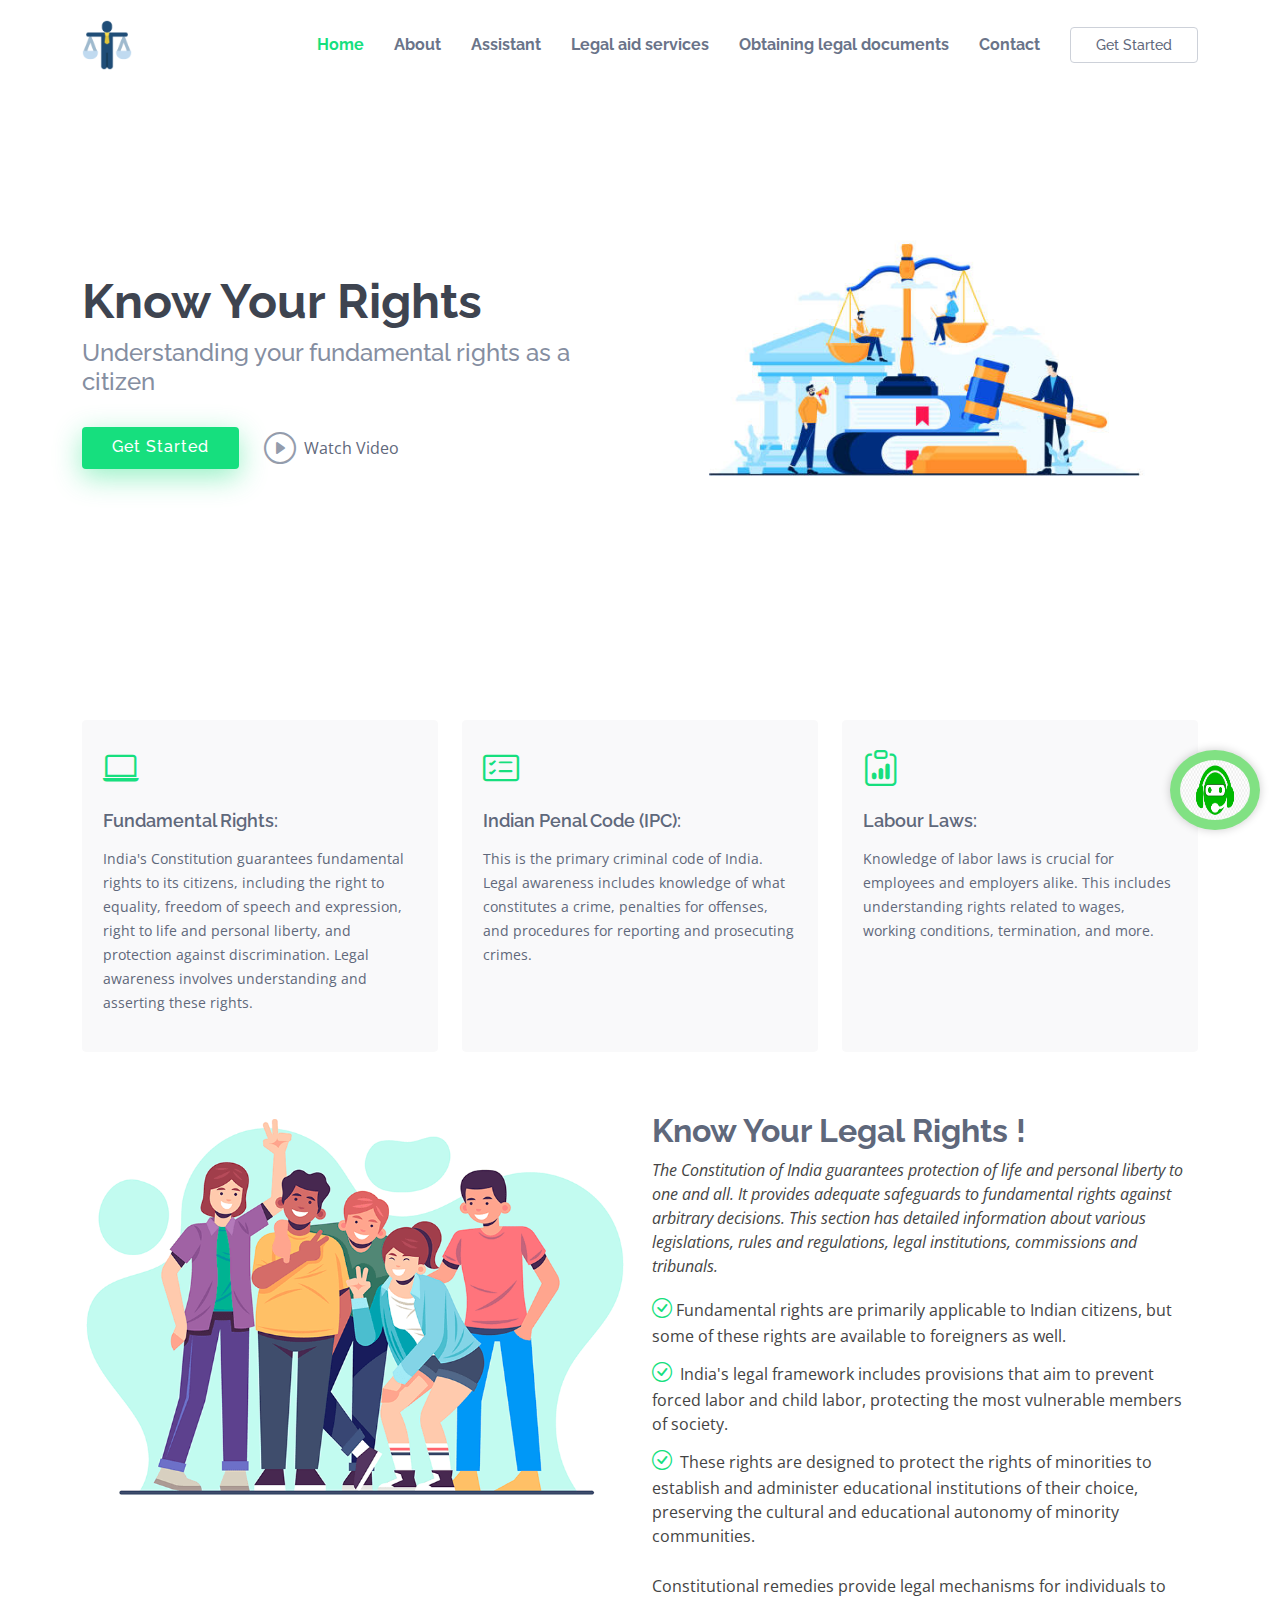
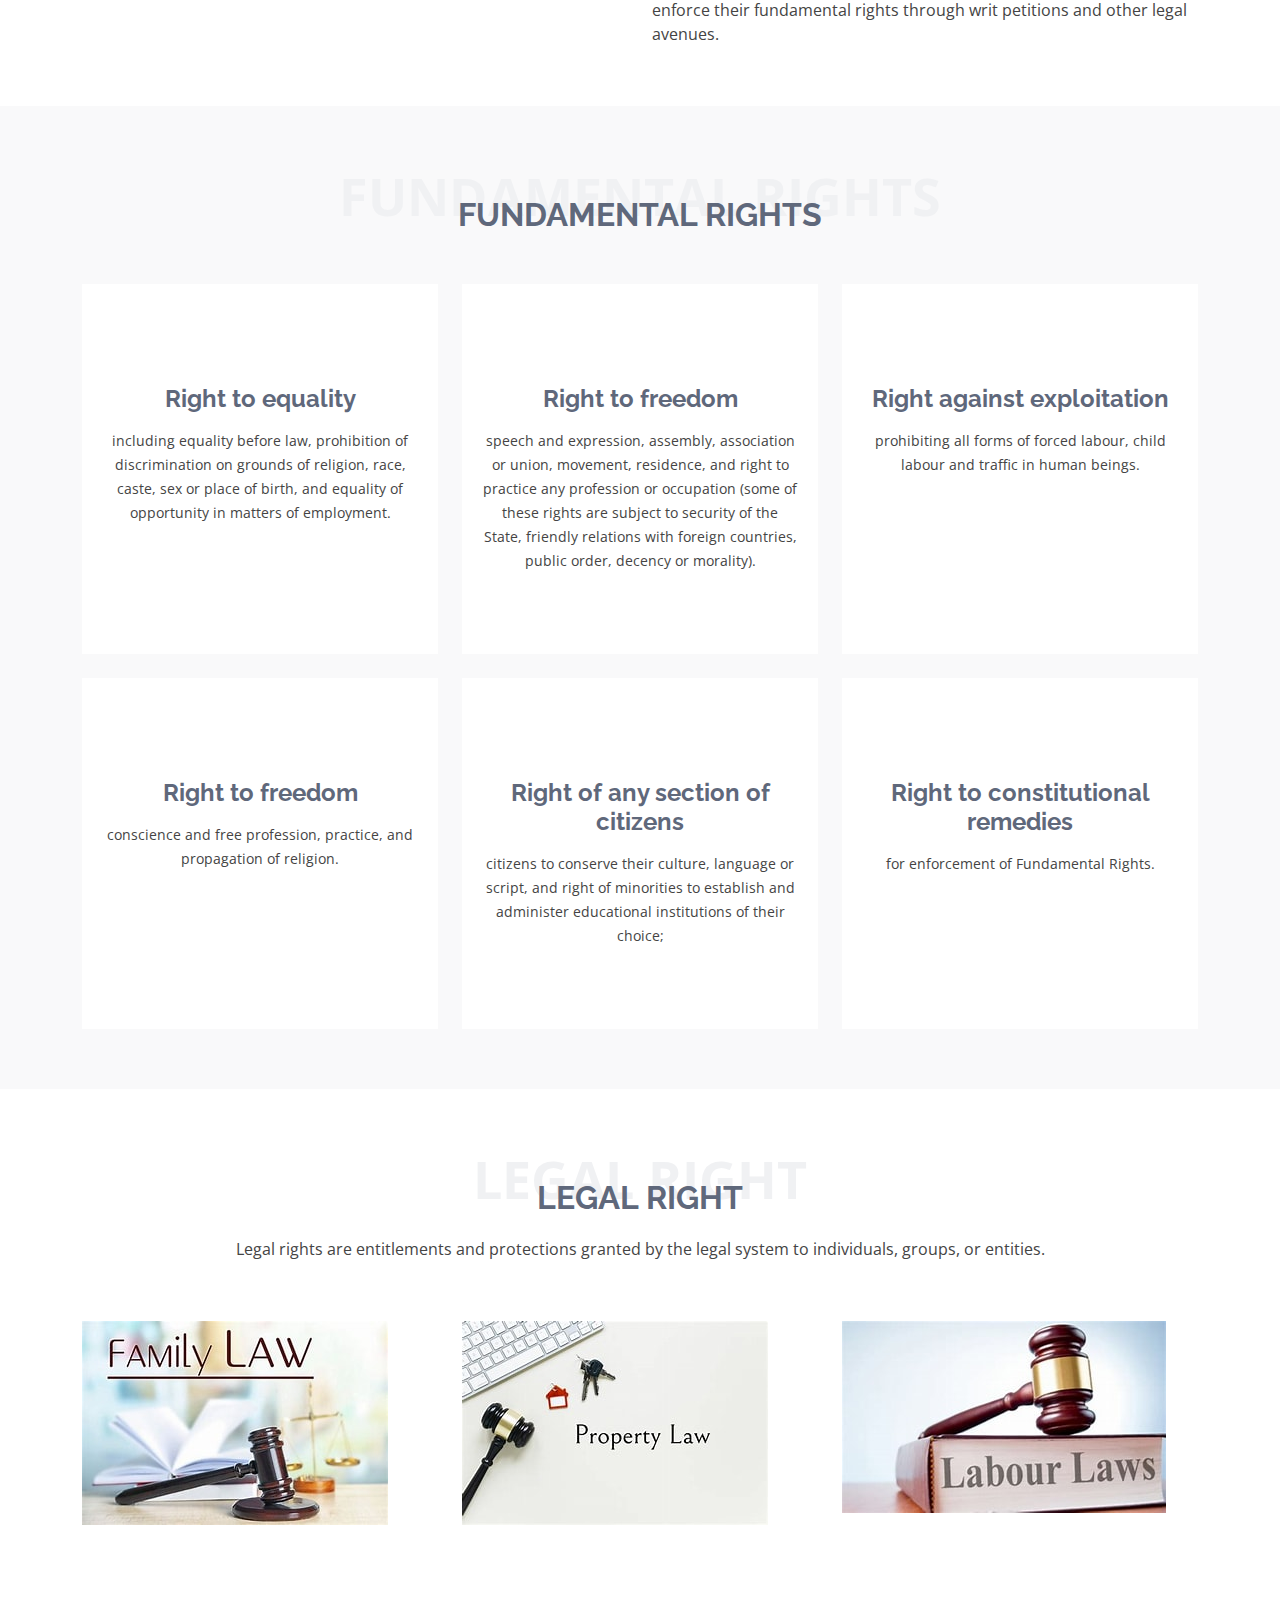
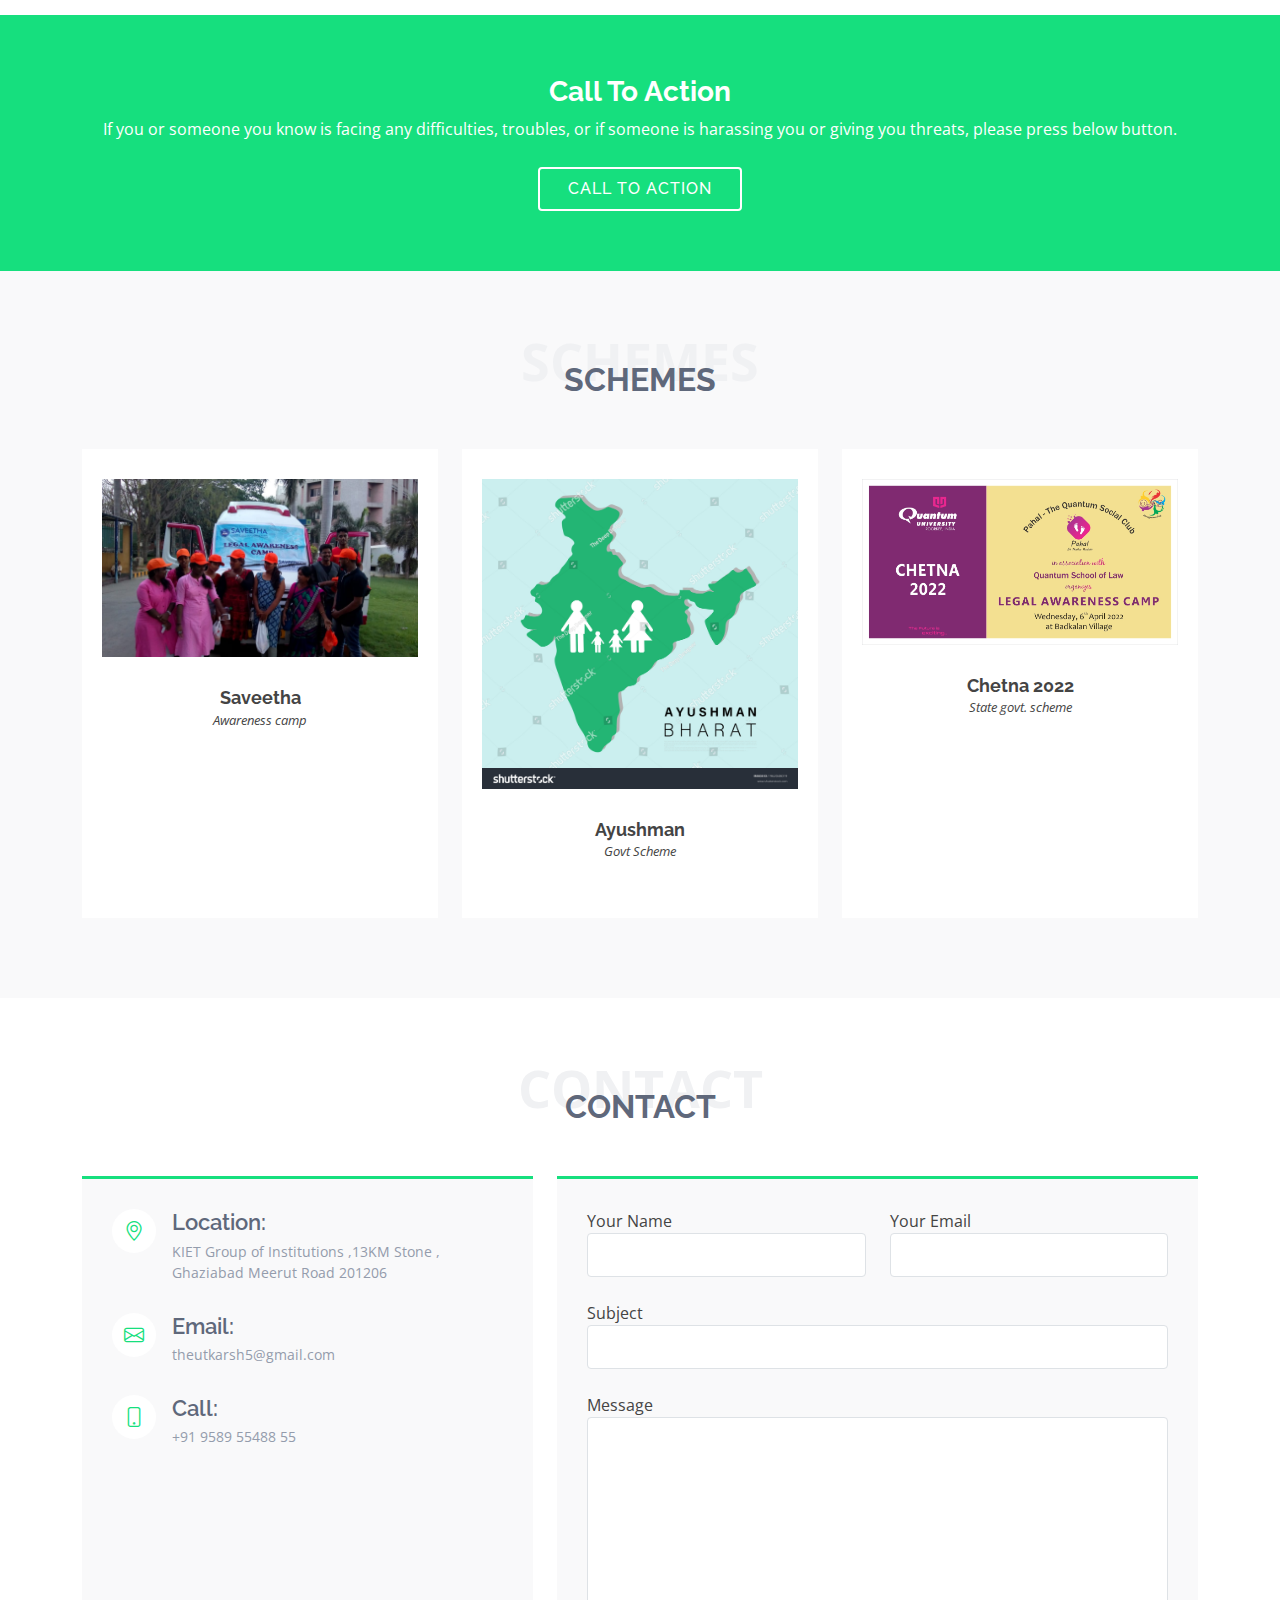
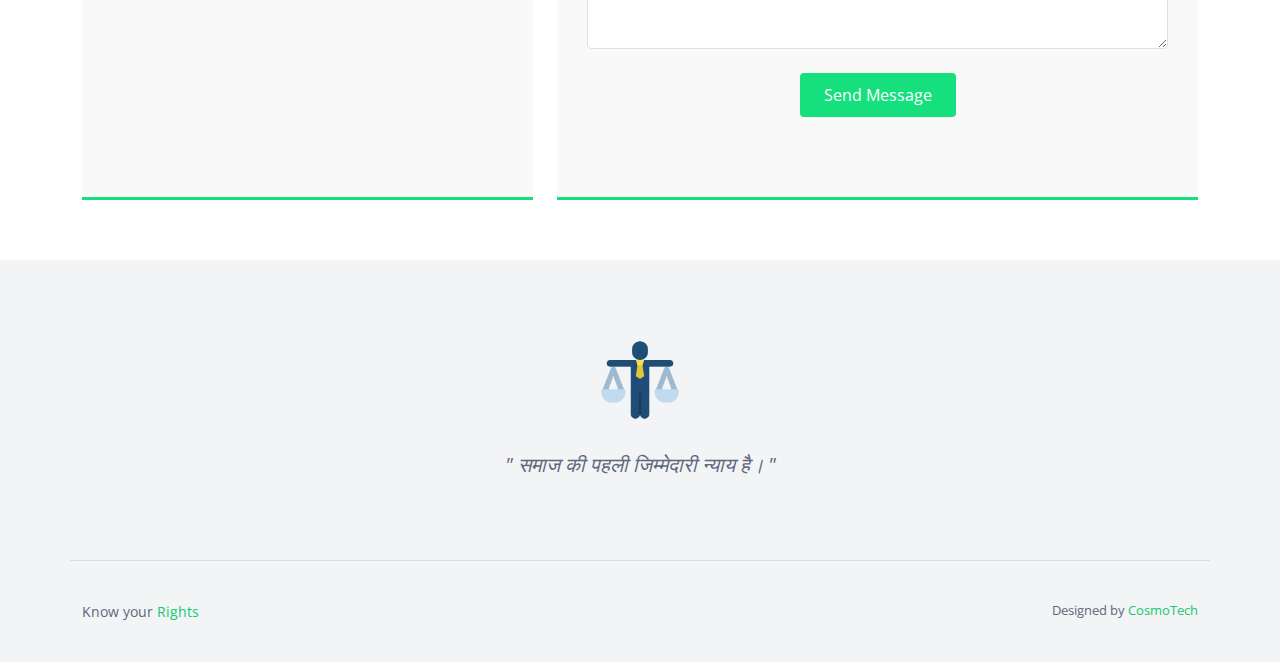
<file: index.html>
<!DOCTYPE html>
<html lang="en">

<head>
  <meta charset="utf-8">
  <meta content="width=device-width, initial-scale=1.0" name="viewport">

  <title>Nayaya Suchak</title>
  <meta content="" name="description">
  <meta content="" name="keywords">

  <!-- Favicons -->
  <link href="assets/img/legal_rights.png" rel="icon">
  <link href="assets/img/legal_rights.png" rel="apple-touch-icon">

  <!-- Google Fonts -->
  <link
    href="https://fonts.googleapis.com/css?family=Open+Sans:300,300i,400,400i,600,600i,700,700i|Raleway:300,300i,400,400i,500,500i,600,600i,700,700i|Poppins:300,300i,400,400i,500,500i,600,600i,700,700i"
    rel="stylesheet">

  <!-- Vendor CSS Files -->
  <link href="assets/vendor/bootstrap/css/bootstrap.min.css" rel="stylesheet">
  <link href="assets/vendor/bootstrap-icons/bootstrap-icons.css" rel="stylesheet">
  <link href="assets/vendor/boxicons/css/boxicons.min.css" rel="stylesheet">
  <link href="assets/vendor/glightbox/css/glightbox.min.css" rel="stylesheet">
  <link href="assets/vendor/swiper/swiper-bundle.min.css" rel="stylesheet">

  <!-- Template Main CSS File -->
  <link href="assets/css/style.css" rel="stylesheet">


</head>

<body>

  <!-- ======= Header ======= -->
  <header id="header" class="fixed-top">
    <div class="container d-flex align-items-center justify-content-between">

      <!-- <h1 class="logo"><a href="index.html">NaYaYa</a></h1> -->
      <img class="leagal" src="./assets/img/legal_rights.png" alt="loading">
      <!-- Uncomment below if you prefer to use an image logo -->
      <!-- <a href="index.html" class="logo"><img src="assets/img/logo.png" alt="" class="img-fluid"></a>-->

      <nav id="navbar" class="navbar">
        <ul>
          <li><a class="nav-link scrollto active" href="#hero">Home</a></li>
          <li><a class="nav-link scrollto" href="#about">About</a></li>
          <li><a class="nav-link scrollto" href="#">Assistant</a></li>
          <li><a class="nav-link scrollto " href="#">Legal aid services</a></li>
          <li><a class="nav-link scrollto" href="#">Obtaining legal documents</a></li>
         
          <li><a class="nav-link scrollto" href="#contact">Contact</a></li>
          <li><a class="getstarted scrollto" href="#about">Get Started</a></li>
        </ul>
        <i class="bi bi-list mobile-nav-toggle"></i>
      </nav><!-- .navbar -->

    </div>
  </header><!-- End Header -->

  <!-- ======= Hero Section ======= -->
  <section id="hero" class="d-flex align-items-center">

    <div class="container">
      <div class="row">
        <div class="col-lg-6 pt-5 pt-lg-0 order-2 order-lg-1 d-flex flex-column justify-content-center">
          <h1>Know Your Rights</h1>
          <h2>Understanding your fundamental rights as a citizen</h2>
          <div class="d-flex">
            <a href="#about" class="btn-get-started scrollto">Get Started</a>
            <a href="https://youtu.be/WIllOGnteFQ" class="glightbox btn-watch-video"><i
                class="bi bi-play-circle"></i><span>Watch Video</span></a>
          </div>
        </div>
        <div class="col-lg-6 order-1 order-lg-2 hero-img">
          <img src="assets/img/home2.jpg" class="img-fluid animated" alt="">
        </div>
      </div>
    </div>

  </section><!-- End Hero -->

  <main id="main">

    <!-- ======= Featured Services Section ======= -->
    <section id="featured-services" class="featured-services">
      <div class="container">

        <div class="row">
          <div class="col-lg-4 col-md-6">
            <div class="icon-box">
              <div class="icon"><i class="bi bi-laptop"> </i></div>
              <h4 class="title"><a href=""> Fundamental Rights:</a></h4>
              <p class="description"> India's Constitution guarantees fundamental rights to its citizens, including the
                right to equality, freedom of speech and expression, right to life and personal liberty, and protection
                against discrimination. Legal awareness involves understanding and asserting these rights.</p>
            </div>
          </div>
          <div class="col-lg-4 col-md-6 mt-4 mt-md-0">
            <div class="icon-box">
              <div class="icon"><i class="bi bi-card-checklist"></i></div>
              <h4 class="title"><a href="">Indian Penal Code (IPC):</a></h4>
              <p class="description">This is the primary criminal code of India. Legal awareness includes knowledge of
                what constitutes a crime, penalties for offenses, and procedures for reporting and prosecuting crimes.
              </p>
            </div>
          </div>
          <div class="col-lg-4 col-md-6 mt-4 mt-lg-0">
            <div class="icon-box">
              <div class="icon"><i class="bi bi-clipboard-data"></i></div>
              <h4 class="title"><a href="">Labour Laws: </a></h4>
              <p class="description">Knowledge of labor laws is crucial for employees and employers alike. This includes
                understanding rights related to wages, working conditions, termination, and more.</p>
            </div>
          </div>
        </div>

      </div>
    </section><!-- End Featured Services Section -->

    <!-- ======= About Section ======= -->
    <section id="about" class="about">
      <div class="container">

        <div class="row">
          <div class="col-lg-6">
            <img src="assets/img/about.png" class="img-fluid" alt="">
          </div>
          <div class="col-lg-6 pt-4 pt-lg-0 content">
            <h3>Know Your Legal Rights !</h3>
            <p class="fst-italic">
              The Constitution of India guarantees protection of life and personal liberty to one and all. It provides
              adequate safeguards to fundamental rights against arbitrary decisions. This section has detailed
              information about various legislations, rules and regulations, legal institutions, commissions and
              tribunals.
            </p>
            <ul>
              <li><i class="bi bi-check-circle"></i>Fundamental rights are primarily applicable to Indian citizens, but
                some of these rights are available to foreigners as well. </li>
              <li><i class="bi bi-check-circle"></i> India's legal framework includes provisions that aim to prevent
                forced labor and child labor, protecting the most vulnerable members of society. </li>
              <li><i class="bi bi-check-circle"></i> These rights are designed to protect the rights of minorities to
                establish and administer educational institutions of their choice, preserving the cultural and
                educational autonomy of minority communities.</li>
            </ul>
            <p>
              Constitutional remedies provide legal mechanisms for individuals to enforce their fundamental rights
              through writ petitions and other legal avenues.
            </p>
          </div>
        </div>

      </div>
    </section><!-- End About Section -->

    <!-- ======= Counts Section ======= -->
    <!--  -->
    </section><!-- End Counts Section -->

    <!-- ======= Services Section ======= -->
    <section id="services" class="services section-bg">
      <div class="container">

        <div class="section-title">
          <span>FUNDAMENTAL RIGHTS</span>
          <h2>FUNDAMENTAL RIGHTS </h2>

        </div>

        <div class="row">
          <div class="col-lg-4 col-md-6 d-flex align-items-stretch">
            <div class="icon-box">
              <div class="icon"><i class=""></i></div>
              <h4><a href="">Right to equality</a></h4>
              <p>including equality before law, prohibition of discrimination on grounds of religion, race, caste, sex
                or place of birth, and equality of opportunity in matters of employment.</p>
            </div>
          </div>

          <div class="col-lg-4 col-md-6 d-flex align-items-stretch mt-4 mt-md-0">
            <div class="icon-box">
              <div class="icon"><i class=""></i></div>
              <h4><a href="">Right to freedom</a></h4>
              <p>speech and expression, assembly, association or union, movement, residence, and right to practice any
                profession or occupation (some of these rights are subject to security of the State, friendly relations
                with foreign countries, public order, decency or morality).</p>
            </div>
          </div>

          <div class="col-lg-4 col-md-6 d-flex align-items-stretch mt-4 mt-lg-0">
            <div class="icon-box">
              <div class="icon"><i class=""></i></div>
              <h4><a href="">Right against exploitation</a></h4>
              <p>prohibiting all forms of forced labour, child labour and traffic in human beings.</p>
            </div>
          </div>

          <div class="col-lg-4 col-md-6 d-flex align-items-stretch mt-4">
            <div class="icon-box">
              <div class="icon"><i class=""></i></div>
              <h4><a href="">Right to freedom</a></h4>
              <p>conscience and free profession, practice, and propagation of religion.
              </p>
            </div>
          </div>

          <div class="col-lg-4 col-md-6 d-flex align-items-stretch mt-4">
            <div class="icon-box">
              <div class="icon"><i class=""></i></div>
              <h4><a href="">Right of any section of citizens </a></h4>
              <p>citizens to conserve their culture, language or script, and right of minorities to establish and administer educational institutions of their choice;</p>
            </div>
          </div>

          <div class="col-lg-4 col-md-6 d-flex align-items-stretch mt-4">
            <div class="icon-box">
              <div class="icon"><i class=""></i></div>
              <h4><a href="">Right to constitutional remedies </a></h4>
              <p>for enforcement of Fundamental Rights.</p>
            </div>
          </div>

        </div>

      </div>
    </section><!-- End Services Section -->

    <!-- ======= Portfolio Section ======= -->

    <section id="portfolio" class="portfolio">
      <div class="container">

        <div class="section-title">
          <span>Legal right</span>
          <h2>Legal right</h2>
          <p>Legal rights are entitlements and protections granted by the legal system to individuals, groups, or entities.</p>
        </div>

        <!-- <div class="row">
          <div class="col-lg-12 d-flex justify-content-center">
            <ul id="portfolio-flters">
              <li data-filter="*" class="filter-active">All</li>
              <li data-filter=".filter-app">Faimly law</li>
              <li data-filter=".filter-card">property law</li>
              <li data-filter=".filter-web">Labour law</li>
            </ul>
          </div>
        </div> -->

        <div class="row portfolio-container" style="margin-top: 30px;">

          <div class="col-lg-4 col-md-6 portfolio-item filter-app">
            <img src="assets/img/portfolio/faimly law.jpg" class="img-fluid" alt="">
            <div class="portfolio-info">
              <!-- <h4>App 1</h4>
              <p>App</p> -->
             <!--<a href="assets/img/portfolio/portfolio-1.jpg" data-gallery="portfolioGallery" class="portfolio-lightbox preview-link" title="App 1"><i class="bx bx-plus"></i></a>
              <a href="portfolio-details.html" class="details-link" title="More Details"><i class="bx bx-link"></i></a>-->
              <p>Family law is a legal practice area that deals with legal issues and matters related to family relationships and domestic affairs.
               This branch of law encompasses a wide range of issues and cases involving marriage, divorce, child custody, adoption, domestic violence, 
               and more. Family law is designed to provide a framework for resolving disputes and protecting the rights and interests of family members. Here are some key aspects of family law:</p>
               <p>Marriage and Divorce</p>
               <p></p>
            </div>
          </div>

          <div class="col-lg-4 col-md-6 portfolio-item filter-web">
            <img src="assets/img/portfolio/property.jpg" class="img-fluid" alt="">
            <div class="portfolio-info">
              <!-- <h4>property law</h4>
              <p>property</p> -->
              <p>Real Property Law: This area of property law deals specifically with real estate, including land, buildings, and fixtures.
                 It covers issues such as property ownership, conveyances, leases, zoning, and land use regulations.</p>
              <p>Personal Property Law: Personal property law governs movable assets such as vehicles, furniture, and personal belongings. 
                It addresses issues like ownership, sales, transfers, and security interests in personal property.</p>
             <!---<a href="assets/img/portfolio/portfolio-2.jpg" data-gallery="portfolioGallery" class="portfolio-lightbox preview-link" title="Web 3"><i class="bx bx-plus"></i></a>
              <a href="portfolio-details.html" class="details-link" title="More Details"><i class="bx bx-link"></i></a>-->
            </div>
          </div>

          <div class="col-lg-4 col-md-6 portfolio-item filter-app">
            <img src="assets/img/portfolio/labur.jpg" class="img-fluid" alt="">
            <div class="portfolio-info">
              <!-- <h4>Labour Law</h4>
              <p>Labour</p> -->
             <!-- <a href="assets/img/portfolio/portfolio-3.jpg" data-gallery="portfolioGallery" class="portfolio-lightbox preview-link" title="App 2"><i class="bx bx-plus"></i></a>
              <a href="portfolio-details.html" class="details-link" title="More Details"><i class="bx bx-link"></i></a>-->
              <p>India:

                Industrial Disputes Act, 1947: Governs the resolution of industrial disputes and employer-employee relations.
                Minimum Wages Act, 1948: Sets minimum wage rates for different categories of employment.
                Employees' Provident Funds and Miscellaneous Provisions Act, 1952: Deals with retirement benefits and social security for employees.</p>
            </div>
          </div>

          <!-- <div class="col-lg-4 col-md-6 portfolio-item filter-card">
            <img src="assets/img/portfolio/portfolio-4.jpg" class="img-fluid" alt="">
            <div class="portfolio-info">
              <h4>Card 2</h4>
              <p>Card</p>
              <a href="assets/img/portfolio/portfolio-4.jpg" data-gallery="portfolioGallery" class="portfolio-lightbox preview-link" title="Card 2"><i class="bx bx-plus"></i></a>
              <a href="portfolio-details.html" class="details-link" title="More Details"><i class="bx bx-link"></i></a>
            </div>
          </div>

          <div class="col-lg-4 col-md-6 portfolio-item filter-web">
            <img src="assets/img/portfolio/portfolio-5.jpg" class="img-fluid" alt="">
            <div class="portfolio-info">
              <h4>Web 2</h4>
              <p>Web</p>
              <a href="assets/img/portfolio/portfolio-5.jpg" data-gallery="portfolioGallery" class="portfolio-lightbox preview-link" title="Web 2"><i class="bx bx-plus"></i></a>
              <a href="portfolio-details.html" class="details-link" title="More Details"><i class="bx bx-link"></i></a>
            </div>
          </div>

          <div class="col-lg-4 col-md-6 portfolio-item filter-app">
            <img src="assets/img/portfolio/portfolio-6.jpg" class="img-fluid" alt="">
            <div class="portfolio-info">
              <h4>App 3</h4>
              <p>App</p>
              <a href="assets/img/portfolio/portfolio-6.jpg" data-gallery="portfolioGallery" class="portfolio-lightbox preview-link" title="App 3"><i class="bx bx-plus"></i></a>
              <a href="portfolio-details.html" class="details-link" title="More Details"><i class="bx bx-link"></i></a>
            </div>
          </div>

          <div class="col-lg-4 col-md-6 portfolio-item filter-card">
            <img src="assets/img/portfolio/portfolio-7.jpg" class="img-fluid" alt="">
            <div class="portfolio-info">
              <h4>Card 1</h4>
              <p>Card</p>
              <a href="assets/img/portfolio/portfolio-7.jpg" data-gallery="portfolioGallery" class="portfolio-lightbox preview-link" title="Card 1"><i class="bx bx-plus"></i></a>
              <a href="portfolio-details.html" class="details-link" title="More Details"><i class="bx bx-link"></i></a>
            </div>
          </div>

          <div class="col-lg-4 col-md-6 portfolio-item filter-card">
            <img src="assets/img/portfolio/portfolio-8.jpg" class="img-fluid" alt="">
            <div class="portfolio-info">
              <h4>Card 3</h4>
              <p>Card</p>
              <a href="assets/img/portfolio/portfolio-8.jpg" data-gallery="portfolioGallery" class="portfolio-lightbox preview-link" title="Card 3"><i class="bx bx-plus"></i></a>
              <a href="portfolio-details.html" class="details-link" title="More Details"><i class="bx bx-link"></i></a>
            </div>
          </div>

          <div class="col-lg-4 col-md-6 portfolio-item filter-web">
            <img src="assets/img/portfolio/portfolio-9.jpg" class="img-fluid" alt="">
            <div class="portfolio-info">
              <h4>Web 3</h4>
              <p>Web</p>
              <a href="assets/img/portfolio/portfolio-9.jpg" data-gallery="portfolioGallery" class="portfolio-lightbox preview-link" title="Web 3"><i class="bx bx-plus"></i></a>
              <a href="portfolio-details.html" class="details-link" title="More Details"><i class="bx bx-link"></i></a>
            </div> -->
          </div>

        </div>

      </div>
    </section>

    <!-- ======= Cta Section ======= -->
    <section id="cta" class="cta">
      <div class="container">

        <div class="text-center">
          <h3>Call To Action</h3>
          <p> If you or someone you know is facing any difficulties, troubles, or if someone is harassing you or giving you threats, please press below button.</p>
          <a class="cta-btn" href="tel:911124651330">Call To Action</a>
        </div>
       
      </div>
    </section><!-- End Cta Section -->

    <!-- ======= Team Section ======= -->
    <section id="team" class="team section-bg">
      <div class="container">

        <div class="section-title">
          <span>SCHEMES</span>
          <h2>SCHEMES</h2>
       
        </div>

        <div class="row">
          <div class="col-lg-4 col-md-6 d-flex align-items-stretch">
            <div class="member">
              <img src="assets/img/pic1.jpg" alt="">
              <h4>Saveetha </h4>
              <span>Awareness camp</span>
              <p>
               
              </p>
              
            </div>
          </div>

          <div class="col-lg-4 col-md-6 d-flex align-items-stretch">
            <div class="member">
              <img src="assets/img/pic2.jpg" alt="">
              <h4>Ayushman </h4>
              <span>Govt Scheme</span>
              <p>
          
              </p>
              
            </div>
          </div>

          <div class="col-lg-4 col-md-6 d-flex align-items-stretch">
            <div class="member">
              <img src="assets/img/pic3.jpg" alt="">
              <h4>Chetna 2022</h4>
              <span>State govt. scheme</span>
              <p>
                
              </p>
             
            </div>
          </div>

        </div>

      </div>
    </section><!-- End Team Section -->

    <!-- ======= Contact Section ======= -->
    <section id="contact" class="contact">
      <div class="container">

        <div class="section-title">
          <span>Contact</span>
          <h2>Contact</h2>
        </div>

        <div class="row">

          <div class="col-lg-5 d-flex align-items-stretch">
            <div class="info">
              <div class="address">
                <i class="bi bi-geo-alt"></i>
                <h4>Location:</h4>
                <p>KIET Group of Institutions ,13KM Stone , Ghaziabad Meerut Road 201206</p>
              </div>

              <div class="email">
                <i class="bi bi-envelope"></i>
                <h4>Email:</h4>
                <p>theutkarsh5@gmail.com</p>
              </div>

              <div class="phone">
                <i class="bi bi-phone"></i>
                <h4>Call:</h4>
                <p>+91 9589 55488 55</p>
              </div>
              <div class="mapouter"><div class="gmap_canvas"><iframe class="gmap_iframe" width="100%" frameborder="0" scrolling="no" marginheight="0" marginwidth="0" src="https://maps.google.com/maps?width=600&amp;height=290&amp;hl=en&amp;q=KIET Group of Institutions,Muradnagar&amp;t=&amp;z=8&amp;ie=UTF8&amp;iwloc=B&amp;output=embed"></iframe><a href="https://connectionsgame.org/">Connections Puzzle</a></div><style>.mapouter{position:relative;text-align:right;width:100%;height:290px;}.gmap_canvas {overflow:hidden;background:none!important;width:100%;height:290px;}.gmap_iframe {height:290px!important;}</style></div>
              <!-- <iframe
                src="https://www.google.com/maps/embed?pb=!1m14!1m8!1m3!1d12097.433213460943!2d-74.0062269!3d40.7101282!3m2!1i1024!2i768!4f13.1!3m3!1m2!1s0x0%3A0xb89d1fe6bc499443!2sDowntown+Conference+Center!5e0!3m2!1smk!2sbg!4v1539943755621"
                frameborder="0" style="border:0; width: 100%; height: 290px;" allowfullscreen></iframe> -->
            </div>

          </div>

          <div class="col-lg-7 mt-5 mt-lg-0 d-flex align-items-stretch">
            <form action="forms/contact.php" method="post" role="form" class="php-email-form">
              <div class="row">
                <div class="form-group col-md-6">
                  <label for="name">Your Name</label>
                  <input type="text" name="name" class="form-control" id="name" required>
                </div>
                <div class="form-group col-md-6 mt-3 mt-md-0">
                  <label for="name">Your Email</label>
                  <input type="email" class="form-control" name="email" id="email" required>
                </div>
              </div>
              <div class="form-group mt-3">
                <label for="name">Subject</label>
                <input type="text" class="form-control" name="subject" id="subject" required>
              </div>
              <div class="form-group mt-3">
                <label for="name">Message</label>
                <textarea class="form-control" name="message" rows="10" required></textarea>
              </div>
              <div class="my-3">
                <div class="loading">Loading</div>
                <div class="error-message"></div>
                <div class="sent-message">Your message has been sent. Thank you!</div>
              </div>
              <div class="text-center"><button type="submit">Send Message</button></div>
            </form>
          </div>

        </div>

      </div>

      <div id="chatbot-icon">
        <img src="assets/img/chatbot.png" alt="Chatbot Icon" id="chatbot-icon-img">
      </div>
      <div id="chatbot-window">
        <div id="chatbot-header">
          <span>Saathi</span>
          <button id="chatbot-close-btn">&times;</button>
        </div>
        <div id="chatbot-body">
          <div class="chat-message received">
            Hello! How can I help you?
          </div>
        </div>
        <div id="chatbot-input">
          <input type="text" id="user-input" placeholder="Type your message...">
          <button id="send-button">Send</button>
        </div>
      </div>

    </section><!-- End Contact Section -->

  </main><!-- End #main -->


  <!-- ======= Footer ======= -->
  <footer id="footer">

    <div class="footer-top">

      <div class="container">

        <div class="row  justify-content-center">
          <div class="col-lg-6">
      <img class="leagal" src="./assets/img/legal_rights.png" alt="loading" style="width: 80px; height: 80px;">
      <h3></h3>
            <p style="font-size: 20px;">" समाज की पहली जिम्मेदारी न्याय है। "</p>
          </div>
        </div>

        <!-- <div class="row footer-newsletter justify-content-center">
          <div class="col-lg-6">
            <form action="" method="post">
              <input type="email" name="email" placeholder="Enter your Email"><input type="submit" value="Subscribe">
            </form>
          </div>
        </div>

        <div class="social-links">
          <a href="#" class="twitter"><i class="bx bxl-twitter"></i></a>
          <a href="#" class="facebook"><i class="bx bxl-facebook"></i></a>
          <a href="#" class="instagram"><i class="bx bxl-instagram"></i></a>
          <a href="#" class="google-plus"><i class="bx bxl-skype"></i></a>
          <a href="#" class="linkedin"><i class="bx bxl-linkedin"></i></a>
        </div> -->

      </div>
    </div>

    <div class="container footer-bottom clearfix">
      <div class="copyright">Know your 
      <a href="https://bootstrapmade.com/">Rights</a>
      </div>
      <div class="credits">
        <!-- All the links in the footer should remain intact. -->
        <!-- You can delete the links only if you purchased the pro version. -->
        <!-- Licensing information: https://bootstrapmade.com/license/ -->
        <!-- Purchase the pro version with working PHP/AJAX contact form: https://bootstrapmade.com/enno-free-simple-bootstrap-template/ -->
        Designed by <a href="https://bootstrapmade.com/">CosmoTech</a>
      </div>
    </div>
  </footer><!-- End Footer -->

  

  <!-- Vendor JS Files -->
  <script src="assets/vendor/purecounter/purecounter_vanilla.js"></script>
  <script src="assets/vendor/bootstrap/js/bootstrap.bundle.min.js"></script>
  <script src="assets/vendor/glightbox/js/glightbox.min.js"></script>
  <script src="assets/vendor/isotope-layout/isotope.pkgd.min.js"></script>
  <script src="assets/vendor/swiper/swiper-bundle.min.js"></script>
  <script src="assets/vendor/php-email-form/validate.js"></script>

  <!-- Template Main JS File -->
  <script src="assets/js/main.js"></script>

</body>

</html>
</file>
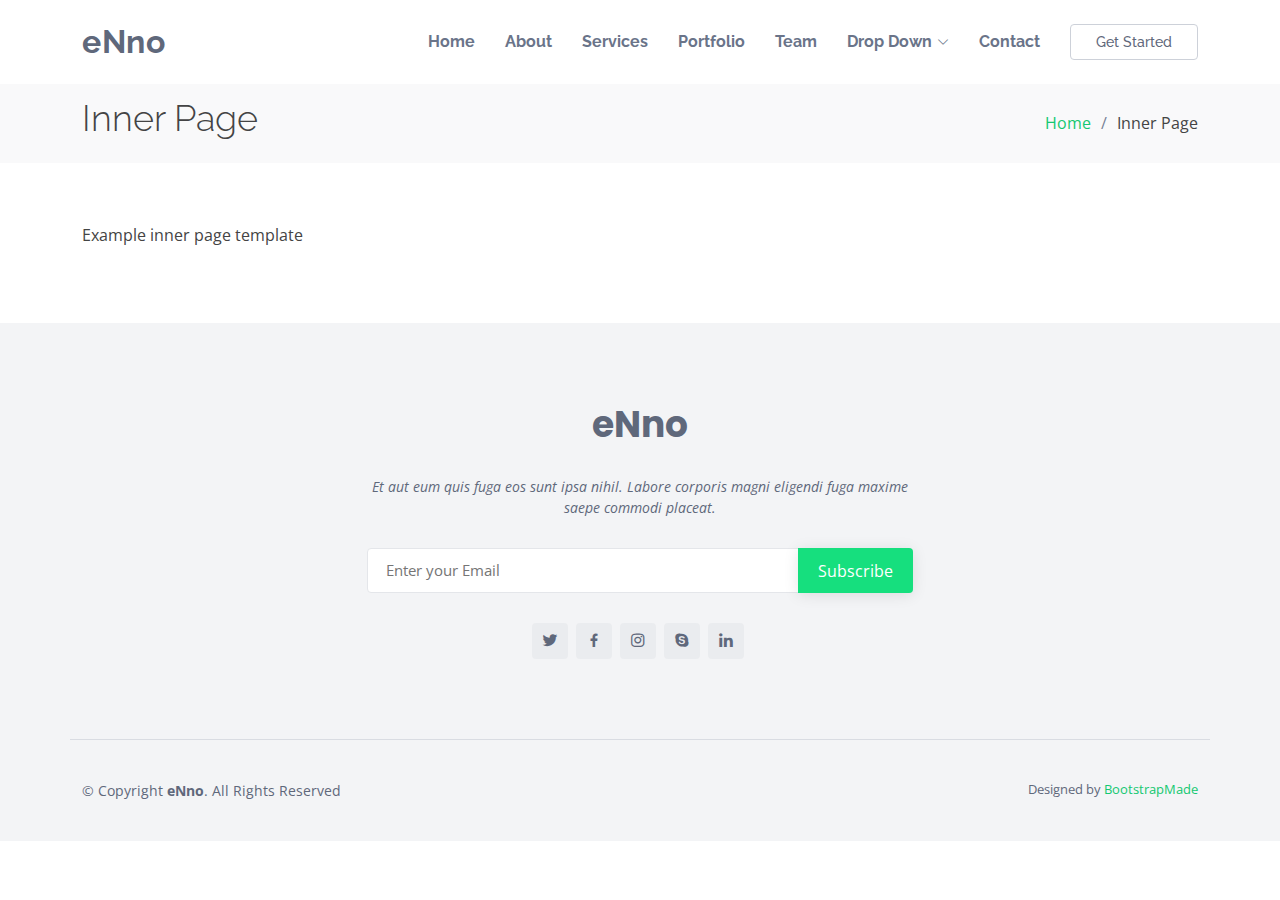
<file: inner-page.html>
<!DOCTYPE html>
<html lang="en">

<head>
  <meta charset="utf-8">
  <meta content="width=device-width, initial-scale=1.0" name="viewport">

  <title>Inner Page - eNno Bootstrap Template</title>
  <meta content="" name="description">
  <meta content="" name="keywords">

  <!-- Favicons -->
  <link href="assets/img/favicon.png" rel="icon">
  <link href="assets/img/apple-touch-icon.png" rel="apple-touch-icon">

  <!-- Google Fonts -->
  <link href="https://fonts.googleapis.com/css?family=Open+Sans:300,300i,400,400i,600,600i,700,700i|Raleway:300,300i,400,400i,500,500i,600,600i,700,700i|Poppins:300,300i,400,400i,500,500i,600,600i,700,700i" rel="stylesheet">

  <!-- Vendor CSS Files -->
  <link href="assets/vendor/bootstrap/css/bootstrap.min.css" rel="stylesheet">
  <link href="assets/vendor/bootstrap-icons/bootstrap-icons.css" rel="stylesheet">
  <link href="assets/vendor/boxicons/css/boxicons.min.css" rel="stylesheet">
  <link href="assets/vendor/glightbox/css/glightbox.min.css" rel="stylesheet">
  <link href="assets/vendor/swiper/swiper-bundle.min.css" rel="stylesheet">

  <!-- Template Main CSS File -->
  <link href="assets/css/style.css" rel="stylesheet">

  <!-- =======================================================
  * Template Name: eNno
  * Updated: Sep 18 2023 with Bootstrap v5.3.2
  * Template URL: https://bootstrapmade.com/enno-free-simple-bootstrap-template/
  * Author: BootstrapMade.com
  * License: https://bootstrapmade.com/license/
  ======================================================== -->
</head>

<body>

  <!-- ======= Header ======= -->
  <header id="header" class="fixed-top">
    <div class="container d-flex align-items-center justify-content-between">

      <h1 class="logo"><a href="index.html">eNno</a></h1>
      <!-- Uncomment below if you prefer to use an image logo -->
      <!-- <a href="index.html" class="logo"><img src="assets/img/logo.png" alt="" class="img-fluid"></a>-->

      <nav id="navbar" class="navbar">
        <ul>
          <li><a class="nav-link scrollto " href="#hero">Home</a></li>
          <li><a class="nav-link scrollto" href="#about">About</a></li>
          <li><a class="nav-link scrollto" href="#services">Services</a></li>
          <li><a class="nav-link scrollto " href="#portfolio">Portfolio</a></li>
          <li><a class="nav-link scrollto" href="#team">Team</a></li>
          <li class="dropdown"><a href="#"><span>Drop Down</span> <i class="bi bi-chevron-down"></i></a>
            <ul>
              <li><a href="#">Drop Down 1</a></li>
              <li class="dropdown"><a href="#"><span>Deep Drop Down</span> <i class="bi bi-chevron-right"></i></a>
                <ul>
                  <li><a href="#">Deep Drop Down 1</a></li>
                  <li><a href="#">Deep Drop Down 2</a></li>
                  <li><a href="#">Deep Drop Down 3</a></li>
                  <li><a href="#">Deep Drop Down 4</a></li>
                  <li><a href="#">Deep Drop Down 5</a></li>
                </ul>
              </li>
              <li><a href="#">Drop Down 2</a></li>
              <li><a href="#">Drop Down 3</a></li>
              <li><a href="#">Drop Down 4</a></li>
            </ul>
          </li>
          <li><a class="nav-link scrollto" href="#contact">Contact</a></li>
          <li><a class="getstarted scrollto" href="#about">Get Started</a></li>
        </ul>
        <i class="bi bi-list mobile-nav-toggle"></i>
      </nav><!-- .navbar -->

    </div>
  </header><!-- End Header -->

  <main id="main">

    <!-- ======= Breadcrumbs ======= -->
    <section class="breadcrumbs">
      <div class="container">

        <div class="d-flex justify-content-between align-items-center">
          <h2>Inner Page</h2>
          <ol>
            <li><a href="index.html">Home</a></li>
            <li>Inner Page</li>
          </ol>
        </div>

      </div>
    </section><!-- End Breadcrumbs -->

    <section class="inner-page">
      <div class="container">
        <p>
          Example inner page template
        </p>
      </div>
    </section>

  </main><!-- End #main -->

  <!-- ======= Footer ======= -->
  <footer id="footer">

    <div class="footer-top">

      <div class="container">

        <div class="row  justify-content-center">
          <div class="col-lg-6">
            <h3>eNno</h3>
            <p>Et aut eum quis fuga eos sunt ipsa nihil. Labore corporis magni eligendi fuga maxime saepe commodi placeat.</p>
          </div>
        </div>

        <div class="row footer-newsletter justify-content-center">
          <div class="col-lg-6">
            <form action="" method="post">
              <input type="email" name="email" placeholder="Enter your Email"><input type="submit" value="Subscribe">
            </form>
          </div>
        </div>

        <div class="social-links">
          <a href="#" class="twitter"><i class="bx bxl-twitter"></i></a>
          <a href="#" class="facebook"><i class="bx bxl-facebook"></i></a>
          <a href="#" class="instagram"><i class="bx bxl-instagram"></i></a>
          <a href="#" class="google-plus"><i class="bx bxl-skype"></i></a>
          <a href="#" class="linkedin"><i class="bx bxl-linkedin"></i></a>
        </div>

      </div>
    </div>

    <div class="container footer-bottom clearfix">
      <div class="copyright">
        &copy; Copyright <strong><span>eNno</span></strong>. All Rights Reserved
      </div>
      <div class="credits">
        <!-- All the links in the footer should remain intact. -->
        <!-- You can delete the links only if you purchased the pro version. -->
        <!-- Licensing information: https://bootstrapmade.com/license/ -->
        <!-- Purchase the pro version with working PHP/AJAX contact form: https://bootstrapmade.com/enno-free-simple-bootstrap-template/ -->
        Designed by <a href="https://bootstrapmade.com/">BootstrapMade</a>
      </div>
    </div>
  </footer><!-- End Footer -->

  <a href="#" class="back-to-top d-flex align-items-center justify-content-center"><i class="bi bi-arrow-up-short"></i></a>

  <!-- Vendor JS Files -->
  <script src="assets/vendor/purecounter/purecounter_vanilla.js"></script>
  <script src="assets/vendor/bootstrap/js/bootstrap.bundle.min.js"></script>
  <script src="assets/vendor/glightbox/js/glightbox.min.js"></script>
  <script src="assets/vendor/isotope-layout/isotope.pkgd.min.js"></script>
  <script src="assets/vendor/swiper/swiper-bundle.min.js"></script>
  <script src="assets/vendor/php-email-form/validate.js"></script>

  <!-- Template Main JS File -->
  <script src="assets/js/main.js"></script>

</body>

</html>
</file>
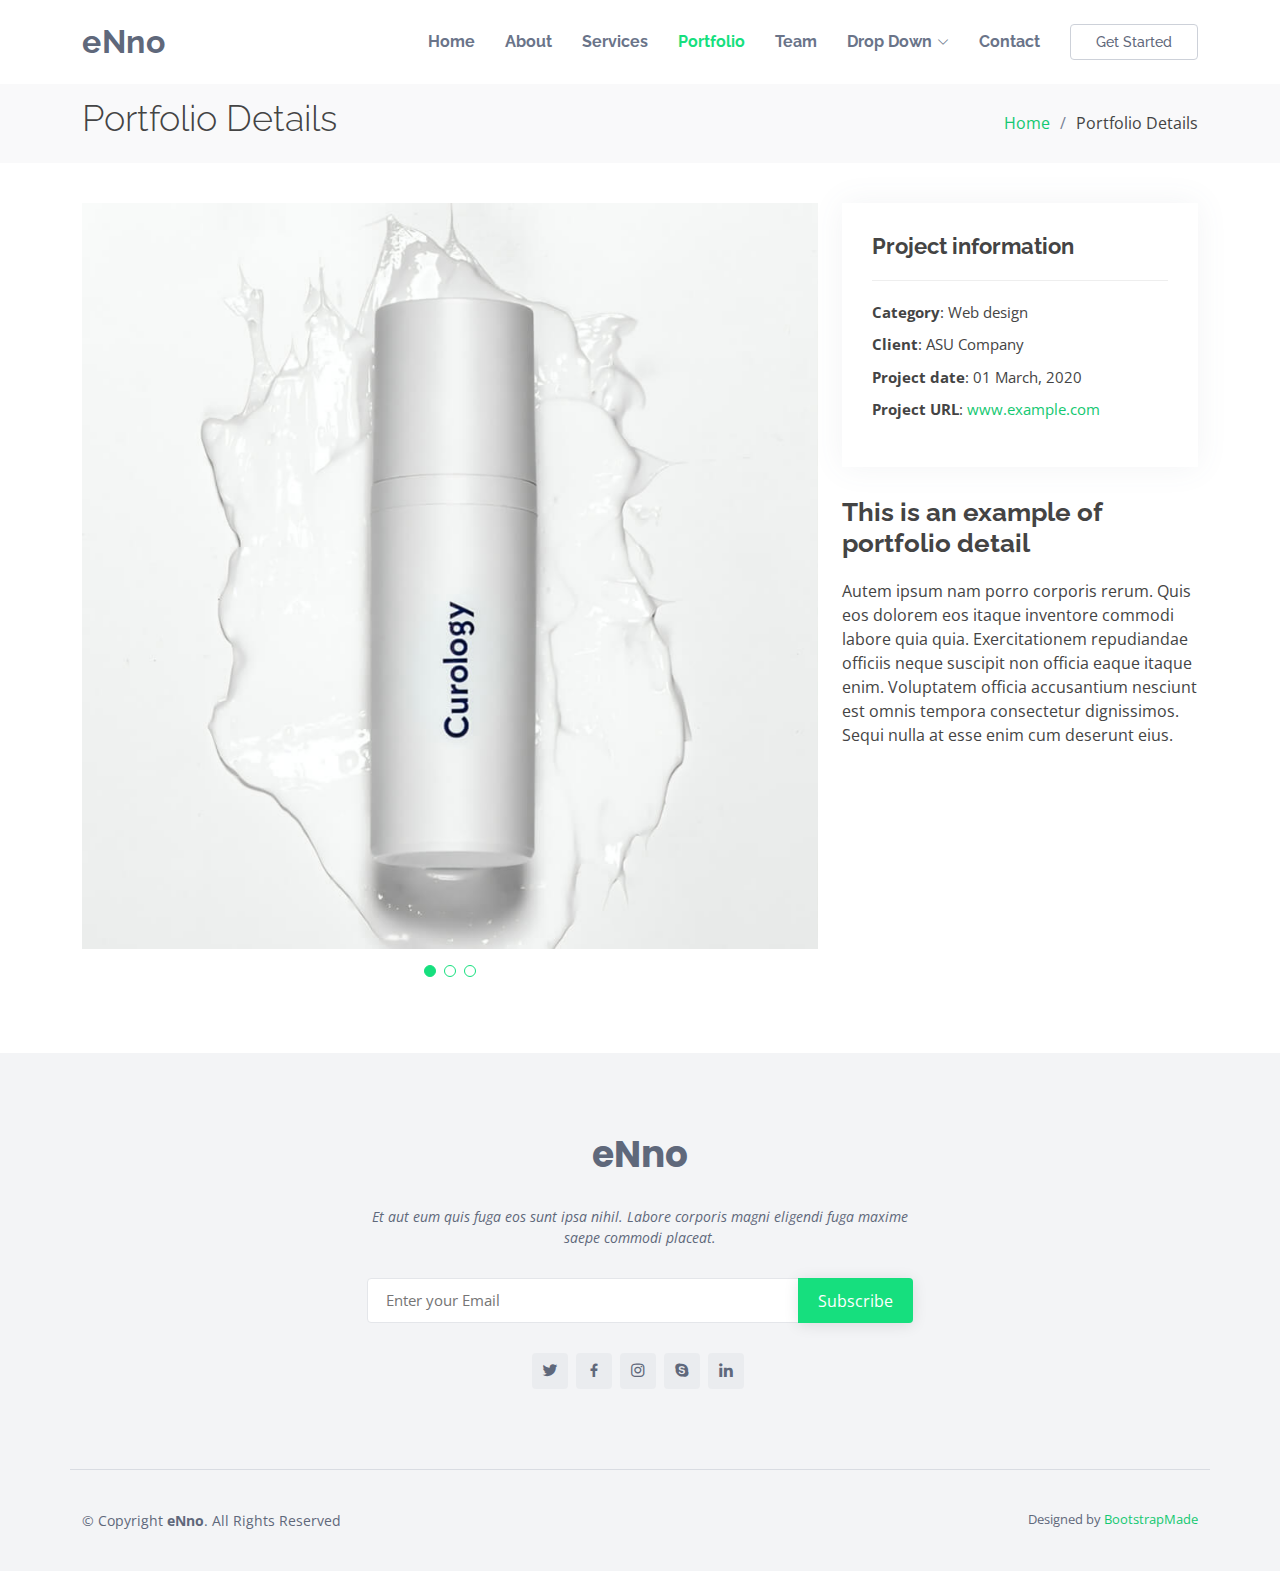
<file: portfolio-details.html>
<!DOCTYPE html>
<html lang="en">

<head>
  <meta charset="utf-8">
  <meta content="width=device-width, initial-scale=1.0" name="viewport">

  <title>Portfolio Details - eNno Bootstrap Template</title>
  <meta content="" name="description">
  <meta content="" name="keywords">

  <!-- Favicons -->
  <link href="assets/img/favicon.png" rel="icon">
  <link href="assets/img/apple-touch-icon.png" rel="apple-touch-icon">

  <!-- Google Fonts -->
  <link href="https://fonts.googleapis.com/css?family=Open+Sans:300,300i,400,400i,600,600i,700,700i|Raleway:300,300i,400,400i,500,500i,600,600i,700,700i|Poppins:300,300i,400,400i,500,500i,600,600i,700,700i" rel="stylesheet">

  <!-- Vendor CSS Files -->
  <link href="assets/vendor/bootstrap/css/bootstrap.min.css" rel="stylesheet">
  <link href="assets/vendor/bootstrap-icons/bootstrap-icons.css" rel="stylesheet">
  <link href="assets/vendor/boxicons/css/boxicons.min.css" rel="stylesheet">
  <link href="assets/vendor/glightbox/css/glightbox.min.css" rel="stylesheet">
  <link href="assets/vendor/swiper/swiper-bundle.min.css" rel="stylesheet">

  <!-- Template Main CSS File -->
  <link href="assets/css/style.css" rel="stylesheet">

  <!-- =======================================================
  * Template Name: eNno
  * Updated: Sep 18 2023 with Bootstrap v5.3.2
  * Template URL: https://bootstrapmade.com/enno-free-simple-bootstrap-template/
  * Author: BootstrapMade.com
  * License: https://bootstrapmade.com/license/
  ======================================================== -->
</head>

<body>

  <!-- ======= Header ======= -->
  <header id="header" class="fixed-top">
    <div class="container d-flex align-items-center justify-content-between">

      <h1 class="logo"><a href="index.html">eNno</a></h1>
      <!-- Uncomment below if you prefer to use an image logo -->
      <!-- <a href="index.html" class="logo"><img src="assets/img/logo.png" alt="" class="img-fluid"></a>-->

      <nav id="navbar" class="navbar">
        <ul>
          <li><a class="nav-link scrollto " href="#hero">Home</a></li>
          <li><a class="nav-link scrollto" href="#about">About</a></li>
          <li><a class="nav-link scrollto" href="#services">Services</a></li>
          <li><a class="nav-link scrollto active " href="#portfolio">Portfolio</a></li>
          <li><a class="nav-link scrollto" href="#team">Team</a></li>
          <li class="dropdown"><a href="#"><span>Drop Down</span> <i class="bi bi-chevron-down"></i></a>
            <ul>
              <li><a href="#">Drop Down 1</a></li>
              <li class="dropdown"><a href="#"><span>Deep Drop Down</span> <i class="bi bi-chevron-right"></i></a>
                <ul>
                  <li><a href="#">Deep Drop Down 1</a></li>
                  <li><a href="#">Deep Drop Down 2</a></li>
                  <li><a href="#">Deep Drop Down 3</a></li>
                  <li><a href="#">Deep Drop Down 4</a></li>
                  <li><a href="#">Deep Drop Down 5</a></li>
                </ul>
              </li>
              <li><a href="#">Drop Down 2</a></li>
              <li><a href="#">Drop Down 3</a></li>
              <li><a href="#">Drop Down 4</a></li>
            </ul>
          </li>
          <li><a class="nav-link scrollto" href="#contact">Contact</a></li>
          <li><a class="getstarted scrollto" href="#about">Get Started</a></li>
        </ul>
        <i class="bi bi-list mobile-nav-toggle"></i>
      </nav><!-- .navbar -->

    </div>
  </header><!-- End Header -->

  <main id="main">

    <!-- ======= Breadcrumbs ======= -->
    <section id="breadcrumbs" class="breadcrumbs">
      <div class="container">

        <div class="d-flex justify-content-between align-items-center">
          <h2>Portfolio Details</h2>
          <ol>
            <li><a href="index.html">Home</a></li>
            <li>Portfolio Details</li>
          </ol>
        </div>

      </div>
    </section><!-- End Breadcrumbs -->

    <!-- ======= Portfolio Details Section ======= -->
    <section id="portfolio-details" class="portfolio-details">
      <div class="container">

        <div class="row gy-4">

          <div class="col-lg-8">
            <div class="portfolio-details-slider swiper">
              <div class="swiper-wrapper align-items-center">

                <div class="swiper-slide">
                  <img src="assets/img/portfolio/portfolio-1.jpg" alt="">
                </div>

                <div class="swiper-slide">
                  <img src="assets/img/portfolio/portfolio-2.jpg" alt="">
                </div>

                <div class="swiper-slide">
                  <img src="assets/img/portfolio/portfolio-3.jpg" alt="">
                </div>

              </div>
              <div class="swiper-pagination"></div>
            </div>
          </div>

          <div class="col-lg-4">
            <div class="portfolio-info">
              <h3>Project information</h3>
              <ul>
                <li><strong>Category</strong>: Web design</li>
                <li><strong>Client</strong>: ASU Company</li>
                <li><strong>Project date</strong>: 01 March, 2020</li>
                <li><strong>Project URL</strong>: <a href="#">www.example.com</a></li>
              </ul>
            </div>
            <div class="portfolio-description">
              <h2>This is an example of portfolio detail</h2>
              <p>
                Autem ipsum nam porro corporis rerum. Quis eos dolorem eos itaque inventore commodi labore quia quia. Exercitationem repudiandae officiis neque suscipit non officia eaque itaque enim. Voluptatem officia accusantium nesciunt est omnis tempora consectetur dignissimos. Sequi nulla at esse enim cum deserunt eius.
              </p>
            </div>
          </div>

        </div>

      </div>
    </section><!-- End Portfolio Details Section -->

  </main><!-- End #main -->

  <!-- ======= Footer ======= -->
  <footer id="footer">

    <div class="footer-top">

      <div class="container">

        <div class="row  justify-content-center">
          <div class="col-lg-6">
            <h3>eNno</h3>
            <p>Et aut eum quis fuga eos sunt ipsa nihil. Labore corporis magni eligendi fuga maxime saepe commodi placeat.</p>
          </div>
        </div>

        <div class="row footer-newsletter justify-content-center">
          <div class="col-lg-6">
            <form action="" method="post">
              <input type="email" name="email" placeholder="Enter your Email"><input type="submit" value="Subscribe">
            </form>
          </div>
        </div>

        <div class="social-links">
          <a href="#" class="twitter"><i class="bx bxl-twitter"></i></a>
          <a href="#" class="facebook"><i class="bx bxl-facebook"></i></a>
          <a href="#" class="instagram"><i class="bx bxl-instagram"></i></a>
          <a href="#" class="google-plus"><i class="bx bxl-skype"></i></a>
          <a href="#" class="linkedin"><i class="bx bxl-linkedin"></i></a>
        </div>

      </div>
    </div>

    <div class="container footer-bottom clearfix">
      <div class="copyright">
        &copy; Copyright <strong><span>eNno</span></strong>. All Rights Reserved
      </div>
      <div class="credits">
        <!-- All the links in the footer should remain intact. -->
        <!-- You can delete the links only if you purchased the pro version. -->
        <!-- Licensing information: https://bootstrapmade.com/license/ -->
        <!-- Purchase the pro version with working PHP/AJAX contact form: https://bootstrapmade.com/enno-free-simple-bootstrap-template/ -->
        Designed by <a href="https://bootstrapmade.com/">BootstrapMade</a>
      </div>
    </div>
  </footer><!-- End Footer -->

  <a href="#" class="back-to-top d-flex align-items-center justify-content-center"><i class="bi bi-arrow-up-short"></i></a>

  <!-- Vendor JS Files -->
  <script src="assets/vendor/purecounter/purecounter_vanilla.js"></script>
  <script src="assets/vendor/bootstrap/js/bootstrap.bundle.min.js"></script>
  <script src="assets/vendor/glightbox/js/glightbox.min.js"></script>
  <script src="assets/vendor/isotope-layout/isotope.pkgd.min.js"></script>
  <script src="assets/vendor/swiper/swiper-bundle.min.js"></script>
  <script src="assets/vendor/php-email-form/validate.js"></script>

  <!-- Template Main JS File -->
  <script src="assets/js/main.js"></script>

</body>

</html>
</file>
<file: assets/css/style.css>
body {
  font-family: "Open Sans", sans-serif;
  color: #444444;
}

a {
  color: #14c871;
  text-decoration: none;
}

a:hover {
  color: #206bfb;
  text-decoration: none;
}

h1,
h2,
h3,
h4,
h5,
h6 {
  font-family: "Raleway", sans-serif;
}

/*--------------------------------------------------------------
# Back to top button
--------------------------------------------------------------*/
.back-to-top {
  position: fixed;
  visibility: hidden;
  opacity: 0;
  right: 15px;
  bottom: 15px;
  z-index: 996;
  background: #16df7e;
  width: 40px;
  height: 40px;
  border-radius: 4px;
  transition: all 0.4s;
}

.back-to-top i {
  font-size: 24px;
  color: #fff;
  line-height: 0;
}

.back-to-top:hover {
  background: #33eb92;
  color: #fff;
}

.back-to-top.active {
  visibility: visible;
  opacity: 1;
}

/*--------------------------------------------------------------
# Header
--------------------------------------------------------------*/
#header {
  background: #fff;
  transition: all 0.5s;
  z-index: 997;
  padding: 20px 0;
}

#header.header-scrolled {
  box-shadow: 0px 2px 15px rgba(0, 0, 0, 0.1);
  padding: 12px 0;
}

#header .logo {
  font-size: 32px;
  margin: 0;
  padding: 0;
  line-height: 1;
  font-weight: 700;
  letter-spacing: 0.5px;
}

#header .logo a {
  color: #5f687b;
}

#header .logo img {
  max-height: 40px;
}

@media (max-width: 991px) {
  #header {
    padding: 12px 0;
  }
}

/*--------------------------------------------------------------
# Navigation Menu
--------------------------------------------------------------*/
/**
* Desktop Navigation 
*/
.navbar {
  padding: 0;
}

.navbar ul {
  margin: 0;
  padding: 0;
  display: flex;
  list-style: none;
  align-items: center;
}

.navbar li {
  position: relative;
}

.navbar a,
.navbar a:focus {
  display: flex;
  align-items: center;
  justify-content: space-between;
  padding: 10px 0 10px 30px;
  font-family: "Raleway", sans-serif;
  font-size: 16px;
  font-weight: 700;
  color: #6a7489;
  white-space: nowrap;
  transition: 0.3s;
}

.navbar a i,
.navbar a:focus i {
  font-size: 12px;
  line-height: 0;
  margin-left: 5px;
}

.navbar a:hover,
.navbar .active,
.navbar .active:focus,
.navbar li:hover>a {
  color: #16df7e;
}

.navbar .getstarted,
.navbar .getstarted:focus {
  padding: 10px 25px;
  margin-left: 30px;
  border-radius: 4px;
  line-height: 1;
  color: #5f687b;
  font-size: 14px;
  font-weight: 500;
  border: 1px solid #cdd1d9;
}

.navbar .getstarted:hover,
.navbar .getstarted:focus:hover {
  background: #206bfb;
  color: #fff;
  border-color: #206bfb;
}

.navbar .dropdown ul {
  display: block;
  position: absolute;
  left: 14px;
  top: calc(100% + 30px);
  margin: 0;
  padding: 10px 0;
  z-index: 99;
  opacity: 0;
  visibility: hidden;
  background: #fff;
  box-shadow: 0px 0px 30px rgba(127, 137, 161, 0.25);
  transition: 0.3s;
  border-radius: 4px;
}

.navbar .dropdown ul li {
  min-width: 200px;
}

.navbar .dropdown ul a {
  padding: 10px 20px;
  font-size: 15px;
  text-transform: none;
  font-weight: 600;
}

.navbar .dropdown ul a i {
  font-size: 12px;
}

.navbar .dropdown ul a:hover,
.navbar .dropdown ul .active:hover,
.navbar .dropdown ul li:hover>a {
  color: #16df7e;
}

.navbar .dropdown:hover>ul {
  opacity: 1;
  top: 100%;
  visibility: visible;
}

.navbar .dropdown .dropdown ul {
  top: 0;
  left: calc(100% - 30px);
  visibility: hidden;
}

.navbar .dropdown .dropdown:hover>ul {
  opacity: 1;
  top: 0;
  left: 100%;
  visibility: visible;
}

@media (max-width: 1366px) {
  .navbar .dropdown .dropdown ul {
    left: -90%;
  }

  .navbar .dropdown .dropdown:hover>ul {
    left: -100%;
  }
}

/**
* Mobile Navigation 
*/
.mobile-nav-toggle {
  color: #5f687b;
  font-size: 28px;
  cursor: pointer;
  display: none;
  line-height: 0;
  transition: 0.5s;
}

.mobile-nav-toggle.bi-x {
  color: #fff;
}

@media (max-width: 991px) {
  .mobile-nav-toggle {
    display: block;
  }

  .navbar ul {
    display: none;
  }
}

.navbar-mobile {
  position: fixed;
  overflow: hidden;
  top: 0;
  right: 0;
  left: 0;
  bottom: 0;
  background: rgba(73, 80, 94, 0.9);
  transition: 0.3s;
  z-index: 999;
}

.navbar-mobile .mobile-nav-toggle {
  position: absolute;
  top: 15px;
  right: 15px;
}

.navbar-mobile ul {
  display: block;
  position: absolute;
  top: 55px;
  right: 15px;
  bottom: 15px;
  left: 15px;
  padding: 10px 0;
  border-radius: 10px;
  background-color: #fff;
  overflow-y: auto;
  transition: 0.3s;
}

.navbar-mobile a,
.navbar-mobile a:focus {
  padding: 10px 20px;
  font-size: 15px;
  color: #5f687b;
}

.navbar-mobile a:hover,
.navbar-mobile .active,
.navbar-mobile li:hover>a {
  color: #16df7e;
}

.navbar-mobile .getstarted,
.navbar-mobile .getstarted:focus {
  margin: 15px;
  padding: 10px 15px;
}

.navbar-mobile .dropdown ul {
  position: static;
  display: none;
  margin: 10px 20px;
  padding: 10px 0;
  z-index: 99;
  opacity: 1;
  visibility: visible;
  background: #fff;
  box-shadow: 0px 0px 30px rgba(127, 137, 161, 0.25);
}

.navbar-mobile .dropdown ul li {
  min-width: 200px;
}

.navbar-mobile .dropdown ul a {
  padding: 10px 20px;
}

.navbar-mobile .dropdown ul a i {
  font-size: 12px;
}

.navbar-mobile .dropdown ul a:hover,
.navbar-mobile .dropdown ul .active:hover,
.navbar-mobile .dropdown ul li:hover>a {
  color: #16df7e;
}

.navbar-mobile .dropdown>.dropdown-active {
  display: block;
}

/*--------------------------------------------------------------
# Hero Section
--------------------------------------------------------------*/
#hero {
  width: 100%;
  height: 80vh;
  background: #fff;
  padding-top: 82px;
}

#hero h1 {
  margin: 0;
  font-size: 48px;
  font-weight: 700;
  line-height: 56px;
  color: #3e4450;
}

#hero h2 {
  color: #858ea1;
  margin: 10px 0 30px 0;
  font-size: 24px;
}

#hero .btn-get-started {
  font-family: "Raleway", sans-serif;
  font-weight: 500;
  font-size: 16px;
  letter-spacing: 1px;
  display: inline-block;
  padding: 8px 30px 10px 30px;
  border-radius: 4px;
  transition: 0.5s;
  color: #fff;
  background: #16df7e;
  box-shadow: 0 8px 28px rgba(22, 223, 126, 0.45);
}

#hero .btn-get-started:hover {
  background: #206bfb;
  box-shadow: 0 8px 28px rgba(32, 107, 251, 0.45);
}

#hero .btn-watch-video {
  font-size: 16px;
  display: inline-block;
  transition: 0.5s;
  margin-left: 25px;
  color: #5f687b;
  display: inline-flex;
  align-items: center;
  justify-content: center;
}

#hero .btn-watch-video i {
  color: #949cac;
  font-size: 32px;
  line-height: 0;
  margin-right: 8px;
}

#hero .btn-watch-video:hover i {
  color: #16df7e;
}

#hero .animated {
  animation: up-down 2s ease-in-out infinite alternate-reverse both;
}

@media (max-width: 991px) {
  #hero {
    height: 100vh;
  }

  #hero .animated {
    animation: none;
  }

  #hero .hero-img {
    text-align: center;
  }

  #hero .hero-img img {
    width: 50%;
  }
}

@media (max-width: 768px) {
  #hero {
    height: auto;
  }

  #hero h1 {
    font-size: 28px;
    line-height: 36px;
  }

  #hero h2 {
    font-size: 18px;
    line-height: 24px;
    margin-bottom: 30px;
  }

  #hero .hero-img img {
    width: 70%;
  }
}

@media (max-width: 575px) {
  #hero .hero-img img {
    width: 80%;
  }
}

@keyframes up-down {
  0% {
    transform: translateY(10px);
  }

  100% {
    transform: translateY(-10px);
  }
}

/*--------------------------------------------------------------
# Sections General
--------------------------------------------------------------*/
section {
  padding: 60px 0;
  overflow: hidden;
}

.section-bg {
  background-color: #f9f9fa;
}

.section-title {
  text-align: center;
  padding: 30px 0;
  position: relative;
}

.section-title h2 {
  font-size: 32px;
  font-weight: 700;
  text-transform: uppercase;
  margin-bottom: 20px;
  padding-bottom: 0;
  color: #5f687b;
  position: relative;
  z-index: 2;
}

.section-title span {
  position: absolute;
  top: 30px;
  color: #f0f1f3;
  left: 0;
  right: 0;
  z-index: 1;
  font-weight: 700;
  font-size: 52px;
  text-transform: uppercase;
  line-height: 0;
}

.section-title p {
  margin-bottom: 0;
  position: relative;
  z-index: 2;
}

@media (max-width: 575px) {
  .section-title h2 {
    font-size: 28px;
    margin-bottom: 15px;
  }

  .section-title span {
    font-size: 38px;
  }
}

/*--------------------------------------------------------------
# Featured Services
--------------------------------------------------------------*/
.featured-services {
  padding: 0;
}

.featured-services .icon-box {
  padding: 20px;
  color: #5f687b;
  background: #f9f9fa;
  border-radius: 4px;
  border: 1px solid #f9f9fa;
  transition: 0.3s;
  height: 100%;
}

.featured-services .icon {
  margin: 0 0 15px 0;
}

.featured-services .icon i {
  color: #16df7e;
  font-size: 36px;
}

.featured-services .title {
  font-weight: 600;
  margin-bottom: 15px;
  font-size: 18px;
}

.featured-services .title a {
  color: #5f687b;
  transition: 0.3s;
}

.featured-services .icon-box:hover {
  border-color: #eaecef;
}

.featured-services .icon-box:hover .title a {
  color: #16df7e;
}

.featured-services .description {
  line-height: 24px;
  font-size: 14px;
}

/*--------------------------------------------------------------
# About
--------------------------------------------------------------*/
.about .content h3 {
  font-weight: 700;
  font-size: 32px;
  color: #5f687b;
}

.about .content ul {
  list-style: none;
  padding: 0;
}

.about .content ul li {
  padding-bottom: 10px;
}

.about .content ul i {
  font-size: 20px;
  padding-right: 4px;
  color: #16df7e;
}

.about .content p:last-child {
  margin-bottom: 0;
}

/*--------------------------------------------------------------
# Counts
--------------------------------------------------------------*/
.counts {
  padding-top: 0;
}

.counts .counters span {
  font-size: 48px;
  display: block;
  color: #16df7e;
  font-weight: 700;
}

.counts .counters p {
  padding: 0;
  margin: 0 0 20px 0;
  font-family: "Raleway", sans-serif;
  font-size: 14px;
  font-weight: 600;
}

/*--------------------------------------------------------------
# Services
--------------------------------------------------------------*/
.services .icon-box {
  text-align: center;
  border: 1px solid #fff;
  padding: 80px 20px;
  transition: all ease-in-out 0.3s;
  background: #fff;
}

.services .icon-box .icon {
  margin: 0 auto;
  display: flex;
  align-items: center;
  justify-content: center;
  margin-bottom: 20px;
  transition: ease-in-out 0.3s;
}

.services .icon-box .icon i {
  color: #16df7e;
  font-size: 36px;
  transition: 0.3s;
}

.services .icon-box h4 {
  font-weight: 700;
  margin-bottom: 15px;
  font-size: 24px;
}

.services .icon-box h4 a {
  color: #5f687b;
  transition: ease-in-out 0.3s;
}

.services .icon-box p {
  line-height: 24px;
  font-size: 14px;
  margin-bottom: 0;
}

.services .icon-box:hover {
  border-color: #eaecef;
}

.services .icon-box:hover h4 a {
  color: #16df7e;
}

/*--------------------------------------------------------------
# Portfolio
--------------------------------------------------------------*/
.portfolio #portfolio-flters {
  padding: 0;
  margin: 0 auto 25px auto;
  list-style: none;
  text-align: center;
  border-radius: 50px;
}

.portfolio #portfolio-flters li {
  cursor: pointer;
  display: inline-block;
  padding: 10px 15px;
  font-size: 14px;
  font-weight: 600;
  line-height: 1;
  text-transform: uppercase;
  color: #444444;
  transition: all 0.3s ease-in-out;
}

.portfolio #portfolio-flters li:hover,
.portfolio #portfolio-flters li.filter-active {
  color: #16df7e;
}

.portfolio #portfolio-flters li:last-child {
  margin-right: 0;
}

.portfolio .portfolio-item {
  margin-bottom: 30px;
}

.portfolio .portfolio-item .portfolio-info {
  opacity: 0;
  position: absolute;
  left: 30px;
  right: 30px;
  bottom: 0;
  z-index: 3;
  transition: all ease-in-out 0.3s;
  background: rgba(255, 255, 255, 0.9);
  padding: 15px;
}

.portfolio .portfolio-item .portfolio-info h4 {
  font-size: 18px;
  color: #fff;
  font-weight: 600;
  color: #5f687b;
}

.portfolio .portfolio-item .portfolio-info p {
  color: #949cac;
  font-size: 14px;
  margin-bottom: 0;
}

.portfolio .portfolio-item .portfolio-info .preview-link,
.portfolio .portfolio-item .portfolio-info .details-link {
  position: absolute;
  right: 40px;
  font-size: 24px;
  top: calc(50% - 18px);
  color: #206bfb;
  transition: 0.3s;
}

.portfolio .portfolio-item .portfolio-info .preview-link:hover,
.portfolio .portfolio-item .portfolio-info .details-link:hover {
  color: #16df7e;
}

.portfolio .portfolio-item .portfolio-info .details-link {
  right: 10px;
}

.portfolio .portfolio-item:hover .portfolio-info {
  opacity: 1;
  bottom: 20px;
}

/*--------------------------------------------------------------
# Portfolio Details
--------------------------------------------------------------*/
.portfolio-details {
  padding-top: 40px;
}

.portfolio-details .portfolio-details-slider img {
  width: 100%;
}

.portfolio-details .portfolio-details-slider .swiper-pagination {
  margin-top: 20px;
  position: relative;
}

.portfolio-details .portfolio-details-slider .swiper-pagination .swiper-pagination-bullet {
  width: 12px;
  height: 12px;
  background-color: #fff;
  opacity: 1;
  border: 1px solid #16df7e;
}

.portfolio-details .portfolio-details-slider .swiper-pagination .swiper-pagination-bullet-active {
  background-color: #16df7e;
}

.portfolio-details .portfolio-info {
  padding: 30px;
  box-shadow: 0px 0 30px rgba(95, 104, 123, 0.08);
}

.portfolio-details .portfolio-info h3 {
  font-size: 22px;
  font-weight: 700;
  margin-bottom: 20px;
  padding-bottom: 20px;
  border-bottom: 1px solid #eee;
}

.portfolio-details .portfolio-info ul {
  list-style: none;
  padding: 0;
  font-size: 15px;
}

.portfolio-details .portfolio-info ul li+li {
  margin-top: 10px;
}

.portfolio-details .portfolio-description {
  padding-top: 30px;
}

.portfolio-details .portfolio-description h2 {
  font-size: 26px;
  font-weight: 700;
  margin-bottom: 20px;
}

.portfolio-details .portfolio-description p {
  padding: 0;
}

/*--------------------------------------------------------------
# Testimonials
--------------------------------------------------------------*/
.testimonials .testimonials-carousel,
.testimonials .testimonials-slider {
  overflow: hidden;
}

.testimonials .testimonial-item {
  box-sizing: content-box;
  min-height: 320px;
}

.testimonials .testimonial-item .testimonial-img {
  width: 90px;
  border-radius: 50%;
  margin: -40px 0 0 40px;
  position: relative;
  z-index: 2;
  border: 6px solid #fff;
}

.testimonials .testimonial-item h3 {
  font-size: 18px;
  font-weight: bold;
  margin: 10px 0 5px 45px;
  color: #111;
}

.testimonials .testimonial-item h4 {
  font-size: 14px;
  color: #999;
  margin: 0 0 0 45px;
}

.testimonials .testimonial-item .quote-icon-left,
.testimonials .testimonial-item .quote-icon-right {
  color: #e4e6ea;
  font-size: 26px;
}

.testimonials .testimonial-item .quote-icon-left {
  display: inline-block;
  left: -5px;
  position: relative;
}

.testimonials .testimonial-item .quote-icon-right {
  display: inline-block;
  right: -5px;
  position: relative;
  top: 10px;
}

.testimonials .testimonial-item p {
  font-style: italic;
  margin: 0 15px 0 15px;
  padding: 20px 20px 60px 20px;
  background: white;
  position: relative;
  border-radius: 6px;
  position: relative;
  z-index: 1;
}

.testimonials .swiper-pagination {
  margin-top: 20px;
  position: relative;
}

.testimonials .swiper-pagination .swiper-pagination-bullet {
  width: 12px;
  height: 12px;
  background-color: #fff;
  opacity: 1;
  border: 1px solid #16df7e;
}

.testimonials .swiper-pagination .swiper-pagination-bullet-active {
  background-color: #16df7e;
}

/*--------------------------------------------------------------
# Cta
--------------------------------------------------------------*/
.cta {
  background: #16df7e;
  background-size: cover;
  padding: 60px 0;
}

.cta h3 {
  color: #fff;
  font-size: 28px;
  font-weight: 700;
}

.cta p {
  color: #fff;
}

.cta .cta-btn {
  font-family: "Raleway", sans-serif;
  text-transform: uppercase;
  font-weight: 500;
  font-size: 16px;
  letter-spacing: 1px;
  display: inline-block;
  padding: 8px 28px;
  border-radius: 4px;
  transition: 0.5s;
  margin-top: 10px;
  border: 2px solid #fff;
  color: #fff;
}

.cta .cta-btn:hover {
  background: #206bfb;
  border-color: #206bfb;
}

.leagal{
width: 50px;
height: 50px;
}
.team .member {
  text-align: center;
  margin-bottom: 20px;
  padding: 30px 20px;
  background: #fff;
}

.team .member img {
  max-width: 100%;
  margin: 0 0 30px 0;
}

.team .member h4 {
  font-weight: 700;
  margin-bottom: 2px;
  font-size: 18px;
}

.team .member span {
  font-style: italic;
  display: block;
  font-size: 13px;
}

.team .member p {
  padding-top: 10px;
  font-size: 14px;
  font-style: italic;
  color: #aaaaaa;
}

.team .member .social {
  margin-top: 15px;
}

.team .member .social a {
  color: #919191;
  transition: 0.3s;
}

.team .member .social a:hover {
  color: #16df7e;
}

.team .member .social i {
  font-size: 18px;
  margin: 0 2px;
}

/*--------------------------------------------------------------
# Contact
--------------------------------------------------------------*/
.contact .info {
  border-top: 3px solid #16df7e;
  border-bottom: 3px solid #16df7e;
  padding: 30px;
  width: 100%;
  background-color: #f9f9fa;
}

.contact .info i {
  font-size: 20px;
  color: #16df7e;
  float: left;
  width: 44px;
  height: 44px;
  background: #fff;
  display: flex;
  justify-content: center;
  align-items: center;
  border-radius: 50px;
  transition: all 0.3s ease-in-out;
}

.contact .info h4 {
  padding: 0 0 0 60px;
  font-size: 22px;
  font-weight: 600;
  margin-bottom: 5px;
  color: #5f687b;
}

.contact .info p {
  padding: 0 0 10px 60px;
  margin-bottom: 20px;
  font-size: 14px;
  color: #949cac;
}

.contact .info .social-links {
  padding-left: 60px;
}

.contact .info .social-links a {
  font-size: 18px;
  display: inline-block;
  background: #333;
  color: #fff;
  line-height: 1;
  padding: 8px 0;
  border-radius: 50%;
  text-align: center;
  width: 36px;
  height: 36px;
  transition: 0.3s;
  margin-right: 10px;
}

.contact .info .social-links a:hover {
  background: #16df7e;
  color: #fff;
}

.contact .info .email:hover i,
.contact .info .address:hover i,
.contact .info .phone:hover i {
  background: #16df7e;
  color: #fff;
}

.contact .php-email-form {
  width: 100%;
  border-top: 3px solid #16df7e;
  border-bottom: 3px solid #16df7e;
  padding: 30px;
  background-color: #f9f9fa;
}

.contact .php-email-form .form-group {
  padding-bottom: 8px;
}

.contact .php-email-form .error-message {
  display: none;
  color: #fff;
  background: #ed3c0d;
  text-align: left;
  padding: 15px;
  font-weight: 600;
}

.contact .php-email-form .error-message br+br {
  margin-top: 25px;
}

.contact .php-email-form .sent-message {
  display: none;
  color: #fff;
  background: #18d26e;
  text-align: center;
  padding: 15px;
  font-weight: 600;
}

.contact .php-email-form .loading {
  display: none;
  background: #fff;
  text-align: center;
  padding: 15px;
}

.contact .php-email-form .loading:before {
  content: "";
  display: inline-block;
  border-radius: 50%;
  width: 24px;
  height: 24px;
  margin: 0 10px -6px 0;
  border: 3px solid #18d26e;
  border-top-color: #eee;
  animation: animate-loading 1s linear infinite;
}

.contact .php-email-form input,
.contact .php-email-form textarea {
  border-radius: 0;
  box-shadow: none;
  font-size: 14px;
  border-radius: 4px;
}

.contact .php-email-form input:focus,
.contact .php-email-form textarea:focus {
  border-color: #16df7e;
}

.contact .php-email-form input {
  height: 44px;
}

.contact .php-email-form textarea {
  padding: 10px 12px;
}

.contact .php-email-form button[type=submit] {
  background: #16df7e;
  border: 0;
  padding: 10px 24px;
  color: #fff;
  transition: 0.4s;
  border-radius: 4px;
}

.contact .php-email-form button[type=submit]:hover {
  background: #206bfb;
}

@keyframes animate-loading {
  0% {
    transform: rotate(0deg);
  }

  100% {
    transform: rotate(360deg);
  }
}

/*--------------------------------------------------------------
# Breadcrumbs
--------------------------------------------------------------*/
.breadcrumbs {
  padding: 15px 0;
  background: #f9f9fa;
  min-height: 40px;
  margin-top: 82px;
}

.breadcrumbs h2 {
  font-size: 36px;
  font-weight: 300;
}

.breadcrumbs ol {
  display: flex;
  flex-wrap: wrap;
  list-style: none;
  padding: 0;
  margin: 0;
}

.breadcrumbs ol li+li {
  padding-left: 10px;
}

.breadcrumbs ol li+li::before {
  display: inline-block;
  padding-right: 10px;
  color: #778196;
  content: "/";
}

@media (max-width: 992px) {
  .breadcrumbs {
    margin-top: 58px;
  }

  .breadcrumbs .d-flex {
    display: block !important;
  }

  .breadcrumbs ol {
    display: block;
  }

  .breadcrumbs ol li {
    display: inline-block;
  }
}

/*--------------------------------------------------------------
# Footer
--------------------------------------------------------------*/
#footer {
  background-color: #f3f4f6;
  color: #5f687b;
  font-size: 14px;
  position: relative;
}

#footer .footer-top {
  position: relative;
  z-index: 2;
  text-align: center;
  padding: 80px 0;
}

#footer .footer-top h3 {
  font-size: 36px;
  font-weight: 700;
  color: #5f687b;
  position: relative;
  font-family: "Poppins", sans-serif;
  padding-bottom: 0;
  margin-bottom: 0;
}

#footer .footer-top p {
  font-size: 15;
  font-style: italic;
  margin: 30px 0 0 0;
  padding: 0;
}

#footer .footer-top .footer-newsletter {
  text-align: center;
  font-size: 15px;
  margin-top: 30px;
}

#footer .footer-top .footer-newsletter form {
  background: #fff;
  padding: 6px 10px;
  position: relative;
  border-radius: 4px;
  text-align: left;
  border: 1px solid #e4e6ea;
}

#footer .footer-top .footer-newsletter form input[type=email] {
  border: 0;
  padding: 4px 8px;
  width: calc(100% - 100px);
}

#footer .footer-top .footer-newsletter form input[type=submit] {
  position: absolute;
  top: -1px;
  right: -1px;
  bottom: -1px;
  border: 0;
  background: none;
  font-size: 16px;
  padding: 0 20px;
  background: #16df7e;
  color: #fff;
  transition: 0.3s;
  border-radius: 0 4px 4px 0;
  box-shadow: 0px 2px 15px rgba(0, 0, 0, 0.1);
}

#footer .footer-top .footer-newsletter form input[type=submit]:hover {
  background: #206bfb;
}

#footer .footer-top .social-links {
  margin-top: 30px;
}

#footer .footer-top .social-links a {
  font-size: 18px;
  display: inline-block;
  background: #eaecef;
  color: #5f687b;
  line-height: 1;
  padding: 8px 0;
  margin-right: 4px;
  border-radius: 4px;
  text-align: center;
  width: 36px;
  height: 36px;
  transition: 0.3s;
}

#footer .footer-top .social-links a:hover {
  background: #16df7e;
  color: #fff;
  text-decoration: none;
}

#footer .footer-bottom {
  border-top: 1px solid #d9dce2;
  z-index: 2;
  position: relative;
  padding-top: 40px;
  padding-bottom: 40px;
}

#footer .copyright {
  float: left;
}

#footer .credits {
  float: right;
  font-size: 13px;
}

@media (max-width: 992px) {

  #footer .copyright,
  #footer .credits {
    float: none;
    -moz-text-align-last: center;
    text-align-last: center;
  }
}

/* Chatbot Icon Styles */
#chatbot-icon {
  position: fixed;
  bottom: 20px;
  right: 20px;
  cursor: pointer;
  z-index: 1000;
  margin-bottom: 50px;
}

#chatbot-icon-img {
  width: 90px;
  height: 80px;
  border-radius:50%;
  background-color: #81e183;
  padding: 10px;
  box-shadow: 0px 0px 10px rgba(0, 0, 0, 0.2);
}

/* Chatbot Window Styles */
#chatbot-window {
  position: fixed;
  bottom: 20px;
  right: 20px;
  width: 320px; /* Adjust the width as needed */
  background-color: #fff;
  border: 1px solid #ccc;
  box-shadow: 0px 0px 10px rgba(0, 0, 0, 0.2);
  display: none;
}

/* Chatbot Header Styles */
#chatbot-header {
  background-color: #16df7e;
  color: #fff;
  padding: 10px;
  display: flex;
  justify-content: space-between;
  align-items: center;
  border-bottom: 1px solid #ccc;
}

#chatbot-header span {
  font-weight: bold;
}

#chatbot-close-btn {
  background: none;
  border: none;
  font-size: 24px;
  cursor: pointer;
  color: #fff;
}

/* Chatbot Body Styles */
#chatbot-body {
  max-height: 300px; /* Adjust the height as needed */
  overflow-y: auto;
  padding: 10px;
}

/* Chat message styles */
.chat-message {
  padding: 10px;
  margin: 5px;
  border-radius: 5px;
  clear: both;
  word-wrap: break-word;
}

.sent {
  background-color: #16df7e;
  color: #fff;
  float: right;
}

.received {
  background-color: #f1f1f1;
  color: #000;
  float: left;
}

/* Chatbot Input Styles */
#chatbot-input {
  display: flex;
  justify-content: space-between;
  align-items: center;
  padding: 10px;
  border-top: 1px solid #ccc;
}

#user-input {
  flex: 1;
  padding: 8px;
  border: 1px solid #ccc;
  border-radius: 20px;
  outline: none;
}

#send-button {
  background-color: #16df7e;
  color: #fff;
  border: none;
  border-radius: 20px;
  padding: 8px 20px;
  cursor: pointer;
  outline: none;
  margin-left: 10px;
}
</file>
